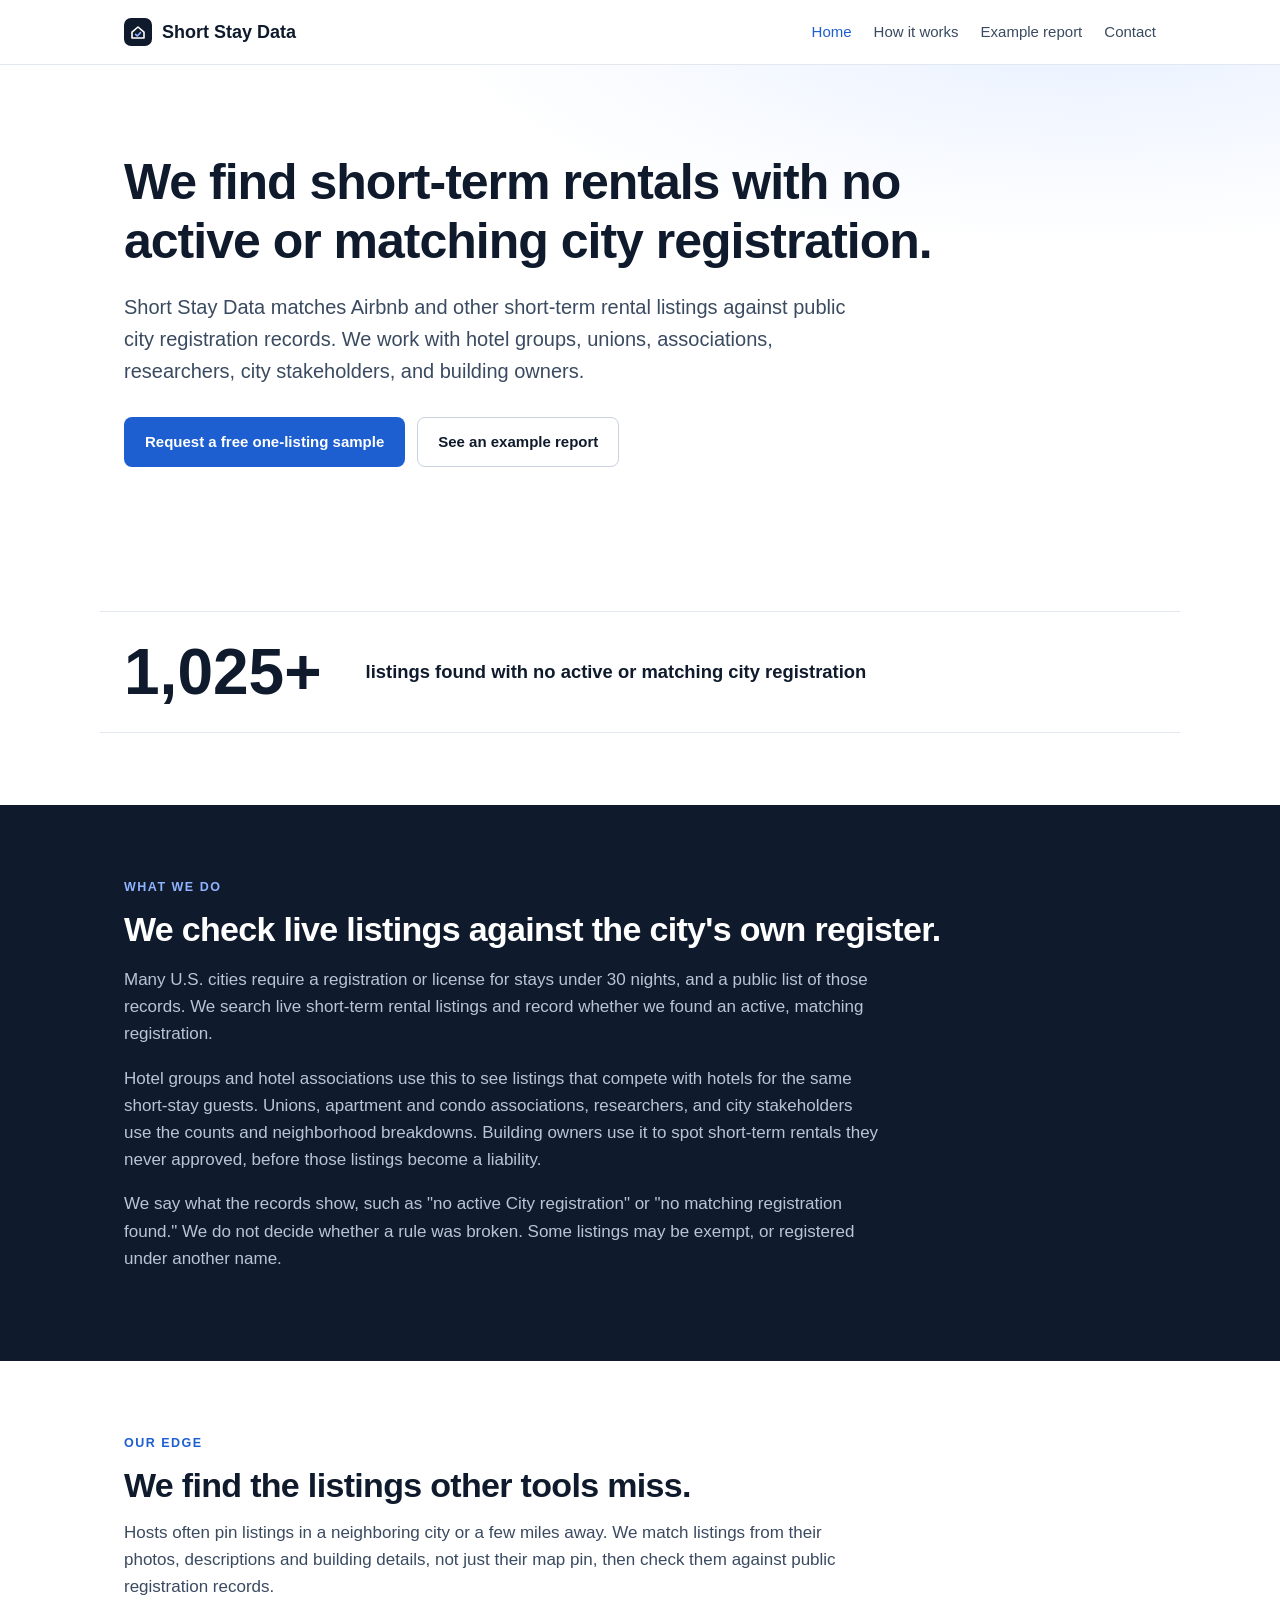
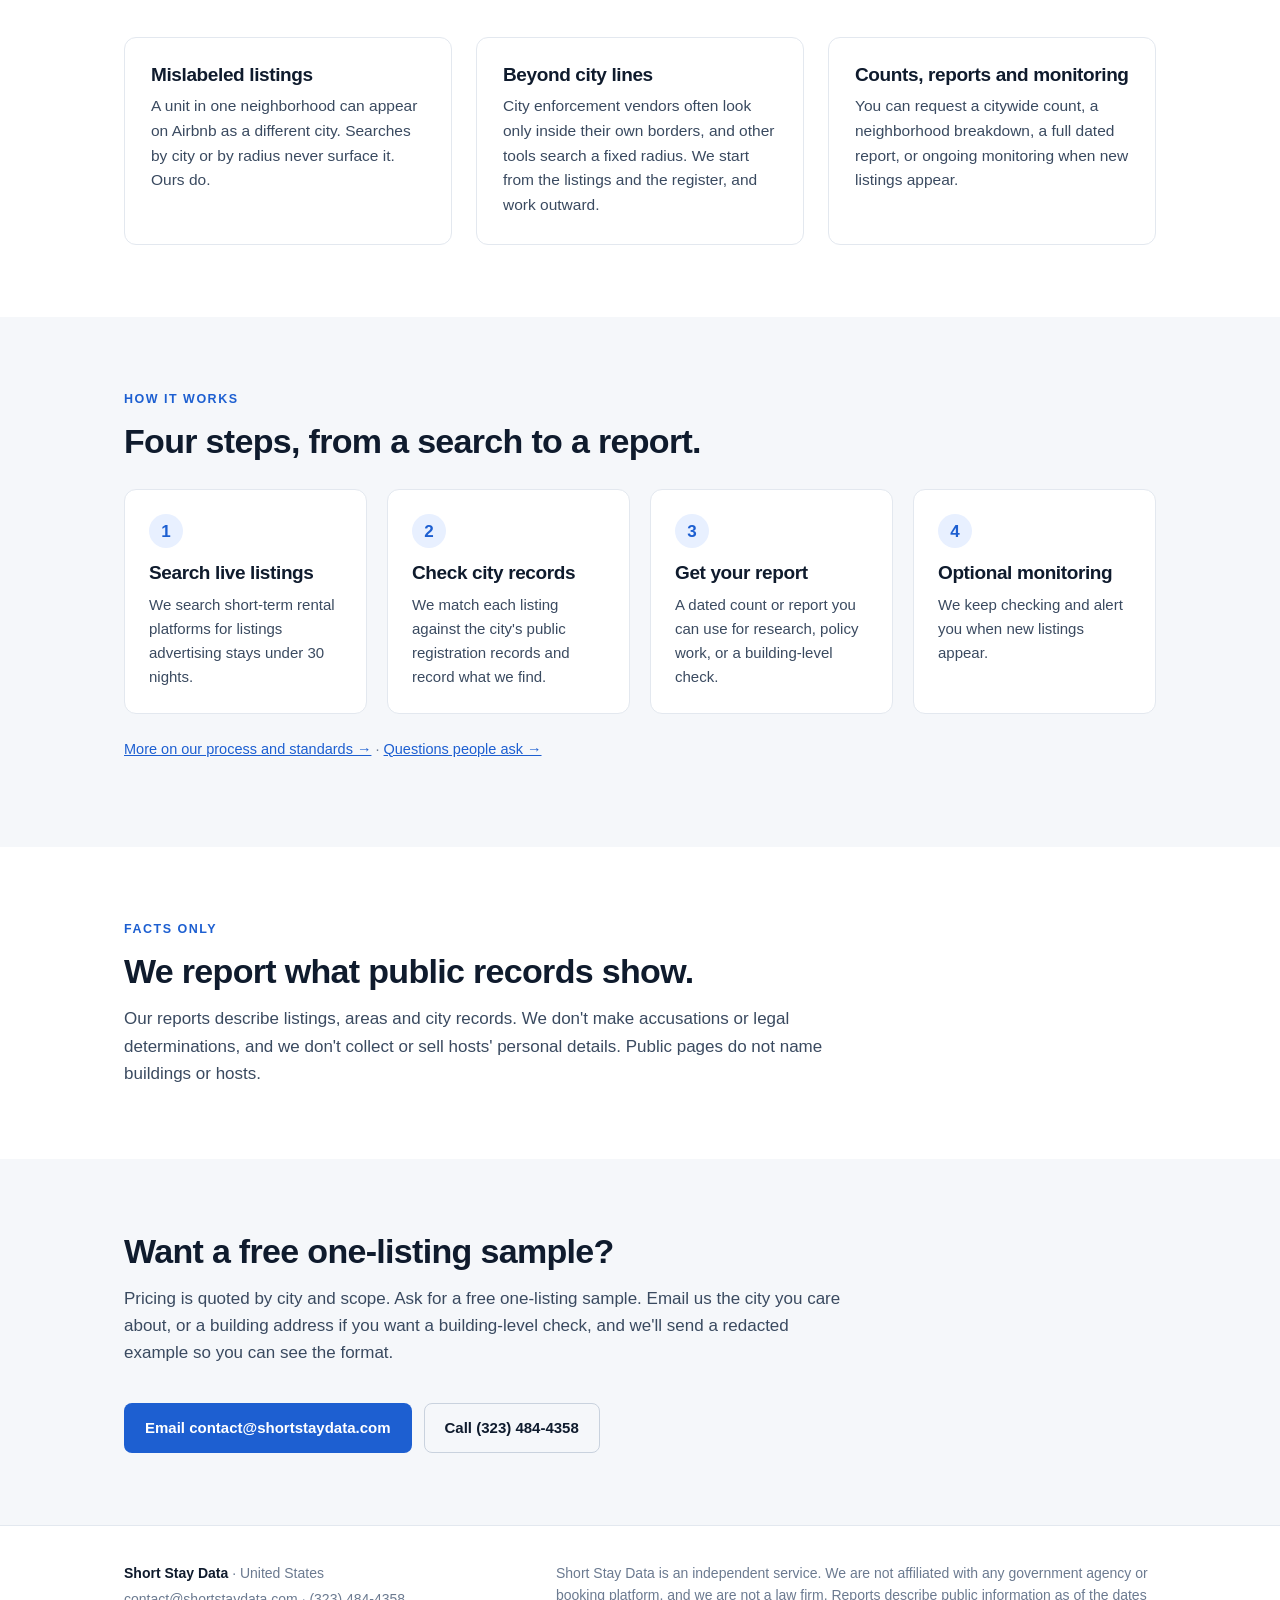
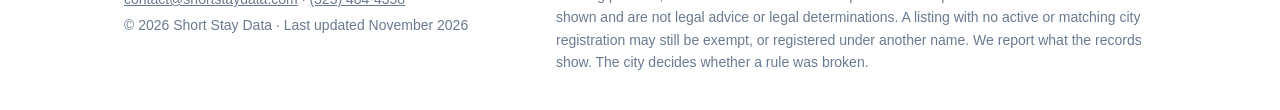
<file: index.html>
<!DOCTYPE html>
<html lang="en">
<head>
<meta charset="utf-8">
<meta name="viewport" content="width=device-width, initial-scale=1">
<title>Short-Term Rentals With No Active or Matching City Registration | Short Stay Data</title>
<meta name="description" content="Short Stay Data matches live Airbnb and other short-term rental listings against public city registration records in markets across the United States. Citywide counts, reports and monitoring for hotel groups, unions, associations, researchers, city stakeholders and building owners.">
<meta name="theme-color" content="#0f1b2d">
<link rel="canonical" href="https://shortstaydata.com/">
<link rel="icon" href="favicon.ico" sizes="48x48">
<link rel="icon" type="image/svg+xml" href="favicon.svg">
<link rel="apple-touch-icon" href="apple-touch-icon.png">
<meta property="og:type" content="website">
<meta property="og:site_name" content="Short Stay Data">
<meta property="og:title" content="Short-Term Rentals With No Active or Matching City Registration | Short Stay Data">
<meta property="og:description" content="Short Stay Data matches live Airbnb and other short-term rental listings against public city registration records in markets across the United States. Citywide counts, reports and monitoring for hotel groups, unions, associations, researchers, city stakeholders and building owners.">
<meta property="og:url" content="https://shortstaydata.com/">
<meta property="og:image" content="https://shortstaydata.com/og.png">
<meta property="og:image:width" content="1200">
<meta property="og:image:height" content="630">
<meta property="og:image:alt" content="Short Stay Data: short-term rentals with no active or matching city registration. 1,070+ listings found.">
<meta name="twitter:card" content="summary_large_image">
<meta name="twitter:title" content="Short-Term Rentals With No Active or Matching City Registration | Short Stay Data">
<meta name="twitter:description" content="Short Stay Data matches live Airbnb and other short-term rental listings against public city registration records in markets across the United States. Citywide counts, reports and monitoring for hotel groups, unions, associations, researchers, city stakeholders and building owners.">
<meta name="twitter:image" content="https://shortstaydata.com/og.png">
<link rel="stylesheet" href="styles.css">
<script type="application/ld+json">
{
  "@context": "https://schema.org",
  "@type": "Organization",
  "@id": "https://shortstaydata.com/#organization",
  "name": "Short Stay Data",
  "url": "https://shortstaydata.com/",
  "logo": "https://shortstaydata.com/apple-touch-icon.png",
  "image": "https://shortstaydata.com/og.png",
  "email": "contact@shortstaydata.com",
  "telephone": "+1-323-484-4358",
  "areaServed": {
    "@type": "Country",
    "name": "United States"
  },
  "description": "Short Stay Data finds live Airbnb and other short-term rental listings with no active or matching city registration by matching listings against public city registration records, and provides citywide counts, neighborhood breakdowns, full reports and monitoring."
}
</script>
</head>
<body>
<header class="top">
  <div class="wrap nav">
    <a class="brand" href="/" aria-label="Short Stay Data home">
      <span class="mark" aria-hidden="true"><svg width="16" height="16" viewBox="0 0 16 16"><path d="M2 8.2 8 3l6 5.2V14H2z" fill="none" stroke="#fff" stroke-width="1.6" stroke-linejoin="round"/><path d="M5.6 10.4 7.3 12l3.2-3.4" fill="none" stroke="#8fb3ff" stroke-width="1.6" stroke-linecap="round" stroke-linejoin="round"/></svg></span>
      Short Stay Data
    </a>
    <nav aria-label="Primary"><ul><li><a href="/" aria-current="page">Home</a></li><li><a href="how-it-works.html">How it works</a></li><li><a href="sample-report.html">Example report</a></li><li><a href="contact.html">Contact</a></li></ul></nav>
  </div>
</header>
<main>

<section class="hero"><div class="wrap">
  <h1>We find short-term rentals with no active or matching city registration.</h1>
  <p class="lede">Short Stay Data matches Airbnb and other short-term rental listings against public city registration records. We work with hotel groups, unions, associations, researchers, city stakeholders, and building owners.</p>
  <div class="ctas"><a class="btn btn-primary" href="mailto:contact@shortstaydata.com?subject=Free%20one-listing%20sample">Request a free one-listing sample</a><a class="btn btn-ghost" href="sample-report.html">See an example report</a></div>
</div></section>

<section class="counter" aria-label="Research to date"><div class="wrap" style="display:flex;flex-wrap:wrap;gap:28px;align-items:center;padding-top:28px;padding-bottom:28px;border-top:1px solid #e3e8ef;border-bottom:1px solid #e3e8ef">
  <div style="font-size:clamp(44px,7vw,64px);font-weight:800;line-height:1;color:#0f1b2d;font-variant-numeric:tabular-nums;min-width:6ch"><span id="str-count" data-target="1070">1,070</span>+</div>
  <div style="max-width:620px">
    <p style="margin:0;font-size:1.15rem;font-weight:600;color:#0f1b2d">listings found with no active or matching city registration</p>
  </div>
</div></section>

<section class="dark"><div class="wrap">
  <p class="eyebrow" style="color:#8fb3ff">What we do</p>
  <h2>We check live listings against the city's own register.</h2>
  <p style="max-width:760px">Many U.S. cities require a registration or license for stays under 30 nights, and a public list of those records. We search live short-term rental listings and record whether we found an active, matching registration.</p>
  <p style="max-width:760px">Hotel groups and hotel associations use this to see listings that compete with hotels for the same short-stay guests. Unions, apartment and condo associations, researchers, and city stakeholders use the counts and neighborhood breakdowns. Building owners use it to spot short-term rentals they never approved, before those listings become a liability.</p>
  <p style="max-width:760px">We say what the records show, such as "no active City registration" or "no matching registration found." We do not decide whether a rule was broken. Some listings may be exempt, or registered under another name.</p>
</div></section>

<section><div class="wrap">
  <p class="eyebrow">Our edge</p>
  <h2>We find the listings other tools miss.</h2>
  <p class="intro">Hosts often pin listings in a neighboring city or a few miles away. We match listings from their photos, descriptions and building details, not just their map pin, then check them against public registration records.</p>
  <div class="grid3">
    <div class="card"><h3>Mislabeled listings</h3><p>A unit in one neighborhood can appear on Airbnb as a different city. Searches by city or by radius never surface it. Ours do.</p></div>
    <div class="card"><h3>Beyond city lines</h3><p>City enforcement vendors often look only inside their own borders, and other tools search a fixed radius. We start from the listings and the register, and work outward.</p></div>
    <div class="card"><h3>Counts, reports and monitoring</h3><p>You can request a citywide count, a neighborhood breakdown, a full dated report, or ongoing monitoring when new listings appear.</p></div>
  </div>
</div></section>

<section class="alt"><div class="wrap">
  <p class="eyebrow">How it works</p>
  <h2>Four steps, from a search to a report.</h2>
  <div class="steps" style="margin-top:28px">
    <div class="step"><h3>Search live listings</h3><p>We search short-term rental platforms for listings advertising stays under 30 nights.</p></div>
    <div class="step"><h3>Check city records</h3><p>We match each listing against the city's public registration records and record what we find.</p></div>
    <div class="step"><h3>Get your report</h3><p>A dated count or report you can use for research, policy work, or a building-level check.</p></div>
    <div class="step"><h3>Optional monitoring</h3><p>We keep checking and alert you when new listings appear.</p></div>
  </div>
  <p class="note"><a href="how-it-works.html">More on our process and standards &rarr;</a> · <a href="how-it-works.html#faq">Questions people ask &rarr;</a></p>
</div></section>

<section><div class="wrap">
  <p class="eyebrow">Facts only</p>
  <h2>We report what public records show.</h2>
  <p class="intro" style="margin-bottom:0">Our reports describe listings, areas and city records. We don't make accusations or legal determinations, and we don't collect or sell hosts' personal details. Public pages do not name buildings or hosts.</p>
</div></section>
<section class="alt"><div class="wrap">
  <h2>Want a free one-listing sample?</h2>
  <p class="intro">Pricing is quoted by city and scope. Ask for a free one-listing sample. Email us the city you care about, or a building address if you want a building-level check, and we'll send a redacted example so you can see the format.</p>
  <div class="ctas"><a class="btn btn-primary" href="mailto:contact@shortstaydata.com?subject=Free%20one-listing%20sample">Email contact@shortstaydata.com</a><a class="btn btn-ghost" href="tel:+13234844358">Call (323) 484-4358</a></div>
</div></section>

</main>
<footer>
  <div class="wrap f">
    <div>
      <p><strong style="color:var(--ink)">Short Stay Data</strong> · United States</p>
      <p><a href="mailto:contact@shortstaydata.com">contact@shortstaydata.com</a> · <a href="tel:+13234844358">(323) 484-4358</a></p>
      <p>© 2026 Short Stay Data · Last updated November 2026</p>
    </div>
    <div class="disc">
      <p>Short Stay Data is an independent service. We are not affiliated with any government agency or booking platform, and we are not a law firm. Reports describe public information as of the dates shown and are not legal advice or legal determinations. A listing with no active or matching city registration may still be exempt, or registered under another name. We report what the records show. The city decides whether a rule was broken.</p>
    </div>
  </div>
</footer><script>
(function(){var el=document.getElementById('str-count');if(!el)return;var t=parseInt(el.dataset.target,10)||0;
if(window.matchMedia&&matchMedia('(prefers-reduced-motion: reduce)').matches)return;
function run(){var d=2200,s=null;function f(ts){if(!s)s=ts;var p=Math.min((ts-s)/d,1),e=1-Math.pow(1-p,3);el.textContent=Math.round(t*e).toLocaleString();if(p<1)requestAnimationFrame(f);}el.textContent='0';requestAnimationFrame(f);}
if('IntersectionObserver' in window){var o=new IntersectionObserver(function(es){es.forEach(function(x){if(x.isIntersecting){o.disconnect();run();}});},{threshold:0.4});o.observe(el);}else run();})();
</script>
<!-- Cloudflare Web Analytics --><script type='module' src='https://static.cloudflareinsights.com/beacon.min.js' data-cf-beacon='{"token": "4996022a4fdb411897345fcda2850cfd"}'></script><!-- End Cloudflare Web Analytics -->
</body>
</html>
</file>
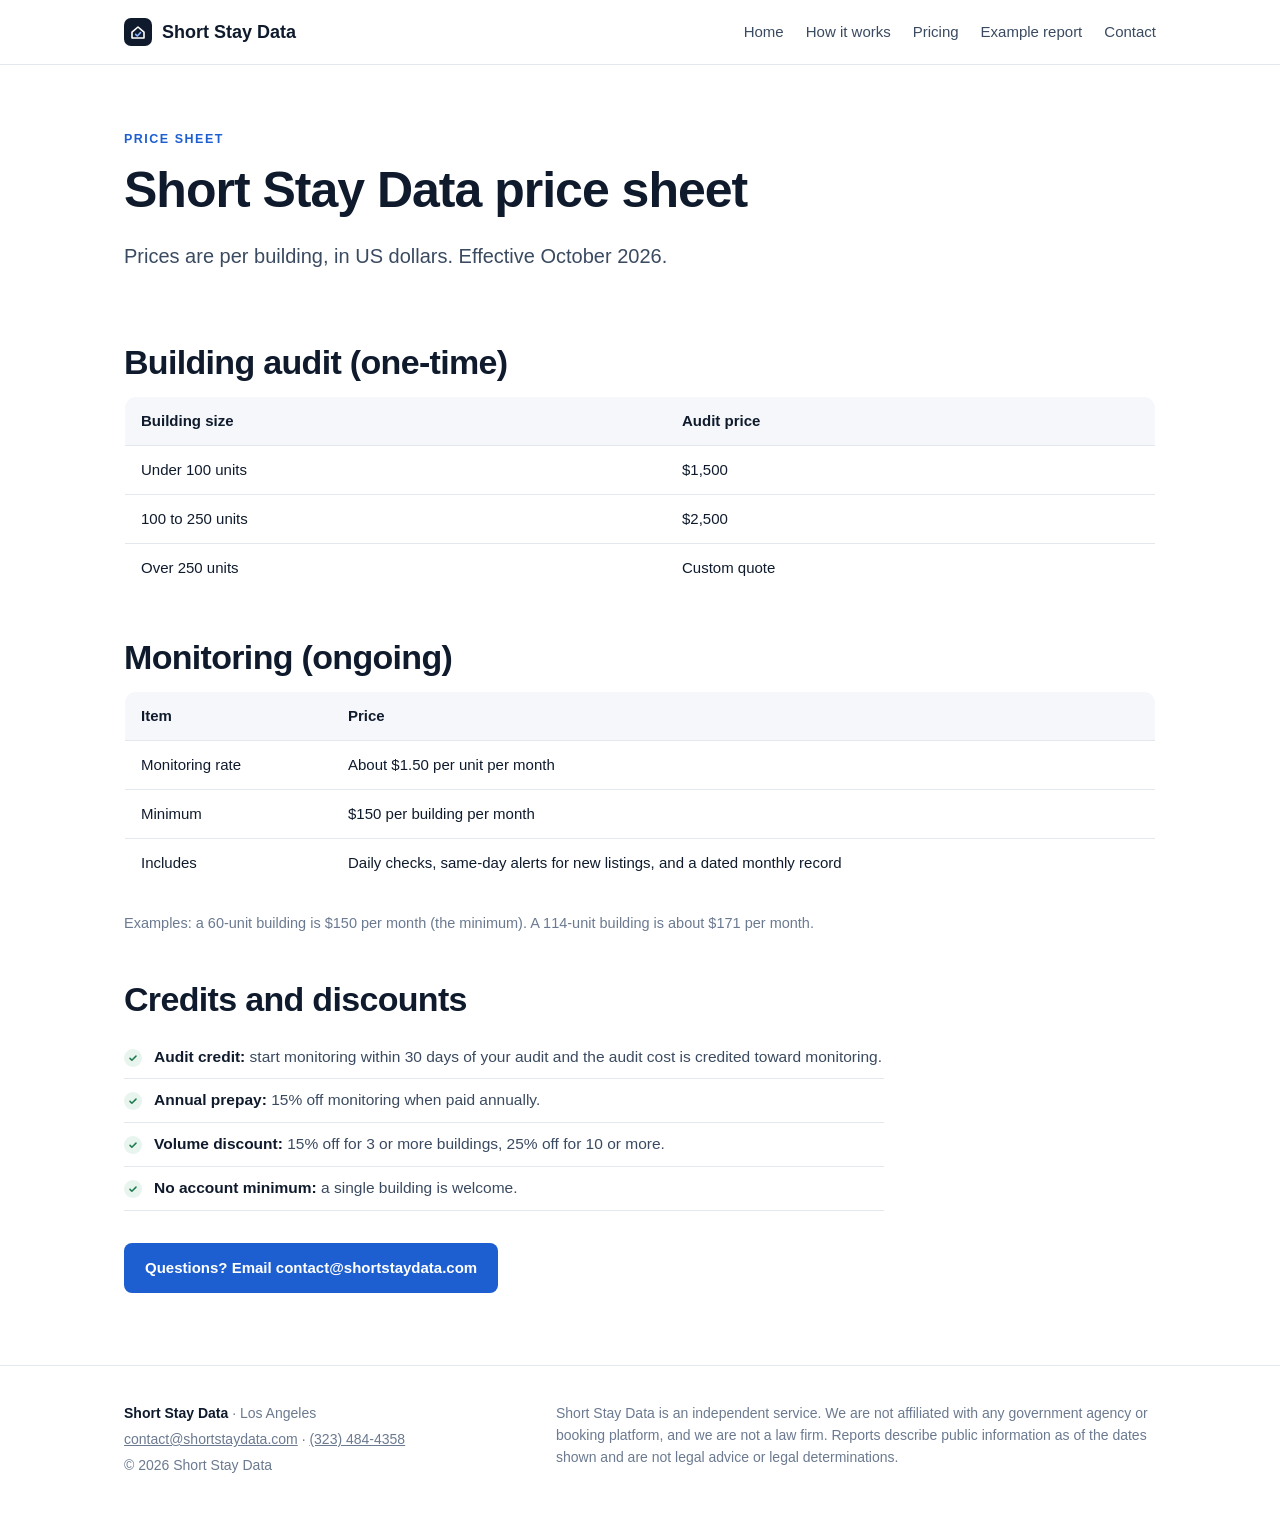
<file: pricing-details-ayt6d8/index.html>
<!DOCTYPE html>
<html lang="en">
<head>
<meta charset="utf-8">
<meta name="viewport" content="width=device-width, initial-scale=1">
<title>Price sheet | Short Stay Data</title>
<meta name="description" content="Short Stay Data price sheet.">
<meta name="robots" content="noindex, nofollow">
<meta name="theme-color" content="#0f1b2d">
<link rel="icon" type="image/svg+xml" href="data:image/svg+xml,%3Csvg xmlns='http://www.w3.org/2000/svg' viewBox='0 0 32 32'%3E%3Crect width='32' height='32' rx='7' fill='%230f1b2d'/%3E%3Cpath d='M7 16.5 16 9l9 7.5V24H7z' fill='none' stroke='%23fff' stroke-width='2.2' stroke-linejoin='round'/%3E%3Cpath d='m12.3 19.6 2.6 2.4 4.8-5' fill='none' stroke='%238fb3ff' stroke-width='2.2' stroke-linecap='round' stroke-linejoin='round'/%3E%3C/svg%3E">
<link rel="stylesheet" href="../styles.css">
</head>
<body>
<header class="top">
  <div class="wrap nav">
    <a class="brand" href="../index.html" aria-label="Short Stay Data home">
      <span class="mark" aria-hidden="true"><svg width="16" height="16" viewBox="0 0 16 16"><path d="M2 8.2 8 3l6 5.2V14H2z" fill="none" stroke="#fff" stroke-width="1.6" stroke-linejoin="round"/><path d="M5.6 10.4 7.3 12l3.2-3.4" fill="none" stroke="#8fb3ff" stroke-width="1.6" stroke-linecap="round" stroke-linejoin="round"/></svg></span>
      Short Stay Data
    </a>
    <nav aria-label="Primary"><ul><li><a href="../index.html">Home</a></li><li><a href="../how-it-works.html">How it works</a></li><li><a href="../pricing.html">Pricing</a></li><li><a href="../sample-report.html">Example report</a></li><li><a href="../contact.html">Contact</a></li></ul></nav>
  </div>
</header>
<main>

<section class="page-hero"><div class="wrap">
  <p class="eyebrow">Price sheet</p>
  <h1>Short Stay Data price sheet</h1>
  <p class="lede">Prices are per building, in US dollars. Effective October 2026.</p>
</div></section>
<section style="padding-top:16px"><div class="wrap">
  <h2>Building audit (one-time)</h2>
  <table class="t">
    <thead><tr><th>Building size</th><th>Audit price</th></tr></thead>
    <tbody>
      <tr><td>Under 100 units</td><td>$1,500</td></tr>
      <tr><td>100 to 250 units</td><td>$2,500</td></tr>
      <tr><td>Over 250 units</td><td>Custom quote</td></tr>
    </tbody>
  </table>
  <h2 style="margin-top:44px">Monitoring (ongoing)</h2>
  <table class="t">
    <thead><tr><th>Item</th><th>Price</th></tr></thead>
    <tbody>
      <tr><td>Monitoring rate</td><td>About $1.50 per unit per month</td></tr>
      <tr><td>Minimum</td><td>$150 per building per month</td></tr>
      <tr><td>Includes</td><td>Daily checks, same-day alerts for new listings, and a dated monthly record</td></tr>
    </tbody>
  </table>
  <p class="note">Examples: a 60-unit building is $150 per month (the minimum). A 114-unit building is about $171 per month.</p>
  <h2 style="margin-top:44px">Credits and discounts</h2>
  <ul class="checklist" style="max-width:760px">
    <li><strong>Audit credit:</strong> start monitoring within 30 days of your audit and the audit cost is credited toward monitoring.</li>
    <li><strong>Annual prepay:</strong> 15% off monitoring when paid annually.</li>
    <li><strong>Volume discount:</strong> 15% off for 3 or more buildings, 25% off for 10 or more.</li>
    <li><strong>No account minimum:</strong> a single building is welcome.</li>
  </ul>
  <div class="ctas" style="margin-top:32px"><a class="btn btn-primary" href="mailto:contact@shortstaydata.com?subject=Quote%20request">Questions? Email contact@shortstaydata.com</a></div>
</div></section>

</main>
<footer>
  <div class="wrap f">
    <div>
      <p><strong style="color:var(--ink)">Short Stay Data</strong> · Los Angeles</p>
      <p><a href="mailto:contact@shortstaydata.com">contact@shortstaydata.com</a> · <a href="tel:+13234844358">(323) 484-4358</a></p>
      <p>© 2026 Short Stay Data</p>
    </div>
    <div class="disc">
      <p>Short Stay Data is an independent service. We are not affiliated with any government agency or booking platform, and we are not a law firm. Reports describe public information as of the dates shown and are not legal advice or legal determinations.</p>
    </div>
  </div>
</footer>
<!-- Cloudflare Web Analytics --><script type='module' src='https://static.cloudflareinsights.com/beacon.min.js' data-cf-beacon='{"token": "4996022a4fdb411897345fcda2850cfd"}'></script><!-- End Cloudflare Web Analytics -->
</body>
</html>
</file>
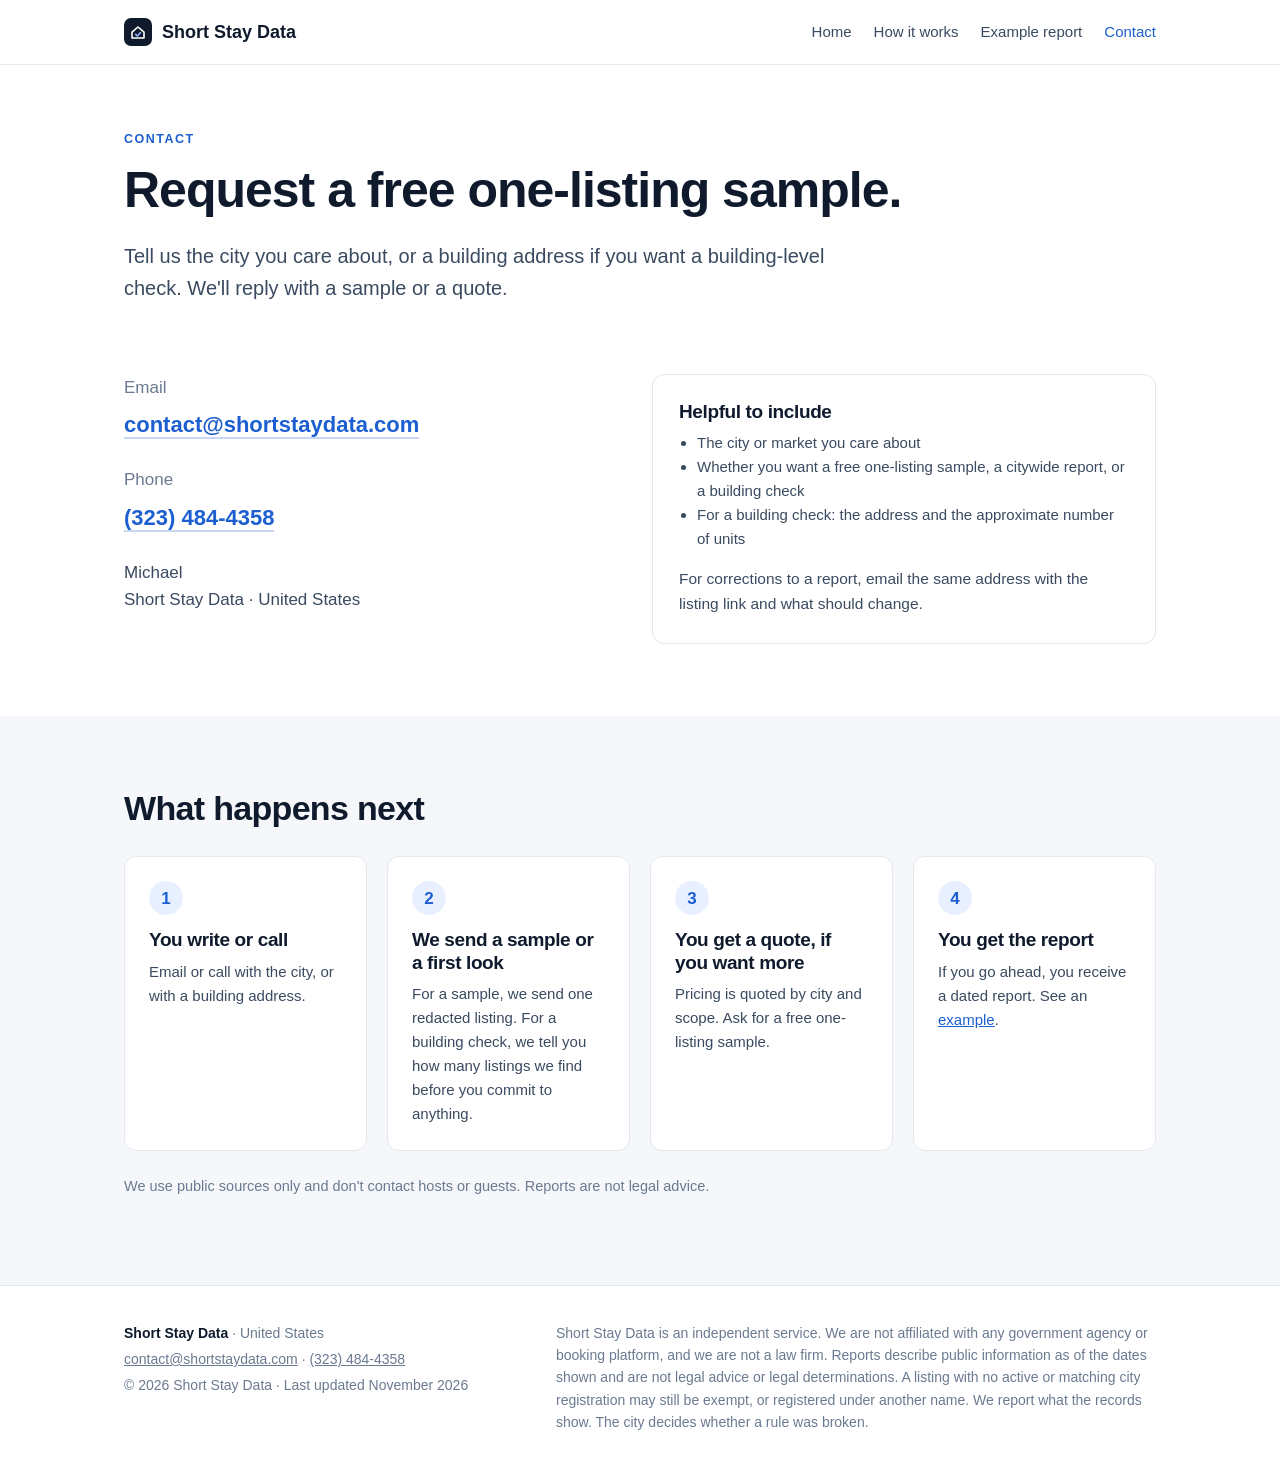
<file: contact.html>
<!DOCTYPE html>
<html lang="en">
<head>
<meta charset="utf-8">
<meta name="viewport" content="width=device-width, initial-scale=1">
<title>Request a Free One-Listing Sample | Short Stay Data</title>
<meta name="description" content="Request a free one-listing sample or a quote for a citywide short-term rental report. Email contact@shortstaydata.com or call (323) 484-4358.">
<meta name="theme-color" content="#0f1b2d">
<link rel="canonical" href="https://shortstaydata.com/contact.html">
<link rel="icon" href="favicon.ico" sizes="48x48">
<link rel="icon" type="image/svg+xml" href="favicon.svg">
<link rel="apple-touch-icon" href="apple-touch-icon.png">
<meta property="og:type" content="website">
<meta property="og:site_name" content="Short Stay Data">
<meta property="og:title" content="Request a Free One-Listing Sample | Short Stay Data">
<meta property="og:description" content="Request a free one-listing sample or a quote for a citywide short-term rental report. Email contact@shortstaydata.com or call (323) 484-4358.">
<meta property="og:url" content="https://shortstaydata.com/contact.html">
<meta property="og:image" content="https://shortstaydata.com/og.png">
<meta property="og:image:width" content="1200">
<meta property="og:image:height" content="630">
<meta property="og:image:alt" content="Short Stay Data: short-term rentals with no active or matching city registration. 1,070+ listings found.">
<meta name="twitter:card" content="summary_large_image">
<meta name="twitter:title" content="Request a Free One-Listing Sample | Short Stay Data">
<meta name="twitter:description" content="Request a free one-listing sample or a quote for a citywide short-term rental report. Email contact@shortstaydata.com or call (323) 484-4358.">
<meta name="twitter:image" content="https://shortstaydata.com/og.png">
<link rel="stylesheet" href="styles.css">
</head>
<body>
<header class="top">
  <div class="wrap nav">
    <a class="brand" href="/" aria-label="Short Stay Data home">
      <span class="mark" aria-hidden="true"><svg width="16" height="16" viewBox="0 0 16 16"><path d="M2 8.2 8 3l6 5.2V14H2z" fill="none" stroke="#fff" stroke-width="1.6" stroke-linejoin="round"/><path d="M5.6 10.4 7.3 12l3.2-3.4" fill="none" stroke="#8fb3ff" stroke-width="1.6" stroke-linecap="round" stroke-linejoin="round"/></svg></span>
      Short Stay Data
    </a>
    <nav aria-label="Primary"><ul><li><a href="/">Home</a></li><li><a href="how-it-works.html">How it works</a></li><li><a href="sample-report.html">Example report</a></li><li><a href="contact.html" aria-current="page">Contact</a></li></ul></nav>
  </div>
</header>
<main>

<section class="page-hero"><div class="wrap">
  <p class="eyebrow">Contact</p>
  <h1>Request a free one-listing sample.</h1>
  <p class="lede">Tell us the city you care about, or a building address if you want a building-level check. We'll reply with a sample or a quote.</p>
</div></section>
<section style="padding-top:16px"><div class="wrap grid2" style="align-items:start">
  <div>
    <p style="margin:0 0 6px;color:var(--muted)">Email</p>
    <p style="margin:0 0 24px"><a class="contact-big" href="mailto:contact@shortstaydata.com?subject=Free%20one-listing%20sample">contact@shortstaydata.com</a></p>
    <p style="margin:0 0 6px;color:var(--muted)">Phone</p>
    <p style="margin:0 0 24px"><a class="contact-big" href="tel:+13234844358">(323) 484-4358</a></p>
    <p style="color:var(--ink-2)">Michael<br>Short Stay Data · United States</p>
  </div>
  <div class="card">
    <h3>Helpful to include</h3>
    <ul>
      <li>The city or market you care about</li>
      <li>Whether you want a free one-listing sample, a citywide report, or a building check</li>
      <li>For a building check: the address and the approximate number of units</li>
    </ul>
    <p style="margin-top:16px">For corrections to a report, email the same address with the listing link and what should change.</p>
  </div>
</div></section>
<section class="alt"><div class="wrap">
  <h2>What happens next</h2>
  <div class="steps" style="margin-top:28px">
    <div class="step"><h3>You write or call</h3><p>Email or call with the city, or with a building address.</p></div>
    <div class="step"><h3>We send a sample or a first look</h3><p>For a sample, we send one redacted listing. For a building check, we tell you how many listings we find before you commit to anything.</p></div>
    <div class="step"><h3>You get a quote, if you want more</h3><p>Pricing is quoted by city and scope. Ask for a free one-listing sample.</p></div>
    <div class="step"><h3>You get the report</h3><p>If you go ahead, you receive a dated report. See an <a href="sample-report.html">example</a>.</p></div>
  </div>
  <p class="note">We use public sources only and don't contact hosts or guests. Reports are not legal advice.</p>
</div></section>

</main>
<footer>
  <div class="wrap f">
    <div>
      <p><strong style="color:var(--ink)">Short Stay Data</strong> · United States</p>
      <p><a href="mailto:contact@shortstaydata.com">contact@shortstaydata.com</a> · <a href="tel:+13234844358">(323) 484-4358</a></p>
      <p>© 2026 Short Stay Data · Last updated November 2026</p>
    </div>
    <div class="disc">
      <p>Short Stay Data is an independent service. We are not affiliated with any government agency or booking platform, and we are not a law firm. Reports describe public information as of the dates shown and are not legal advice or legal determinations. A listing with no active or matching city registration may still be exempt, or registered under another name. We report what the records show. The city decides whether a rule was broken.</p>
    </div>
  </div>
</footer><!-- Cloudflare Web Analytics --><script type='module' src='https://static.cloudflareinsights.com/beacon.min.js' data-cf-beacon='{"token": "4996022a4fdb411897345fcda2850cfd"}'></script><!-- End Cloudflare Web Analytics -->
</body>
</html>
</file>
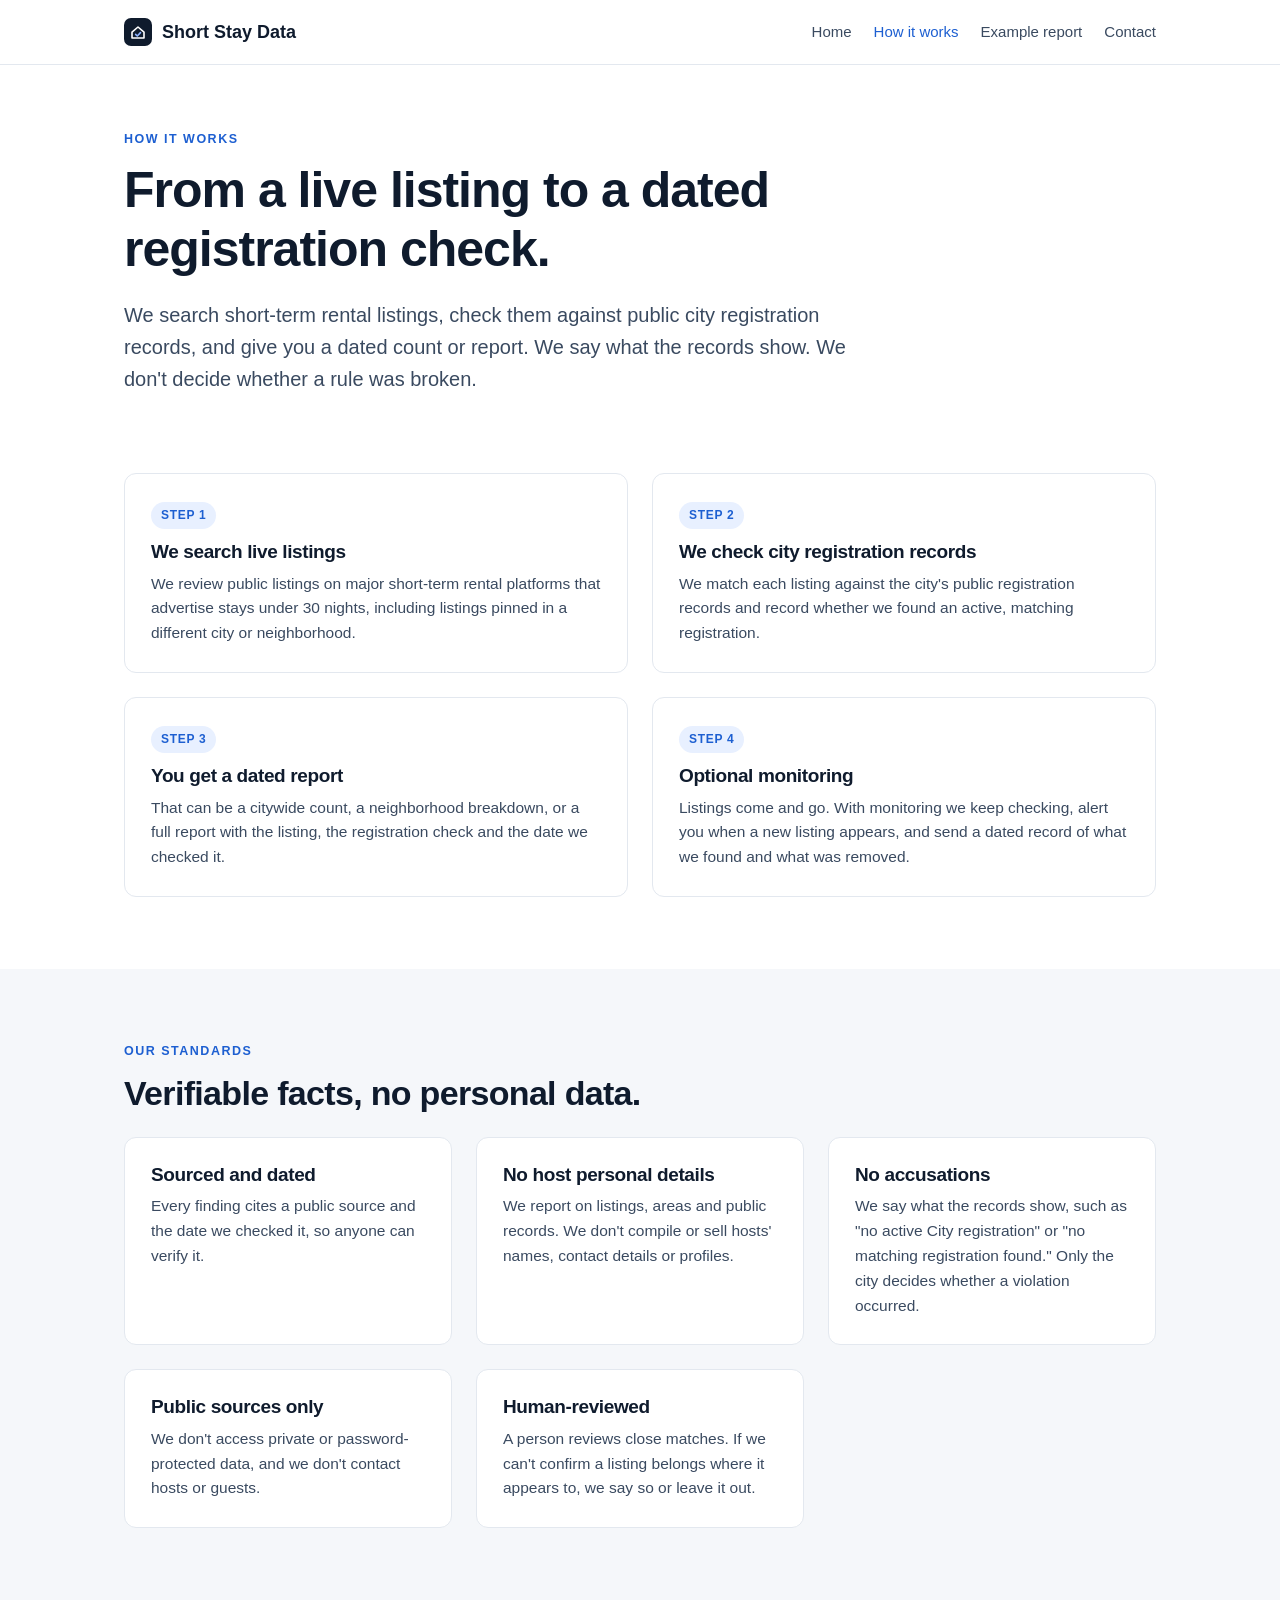
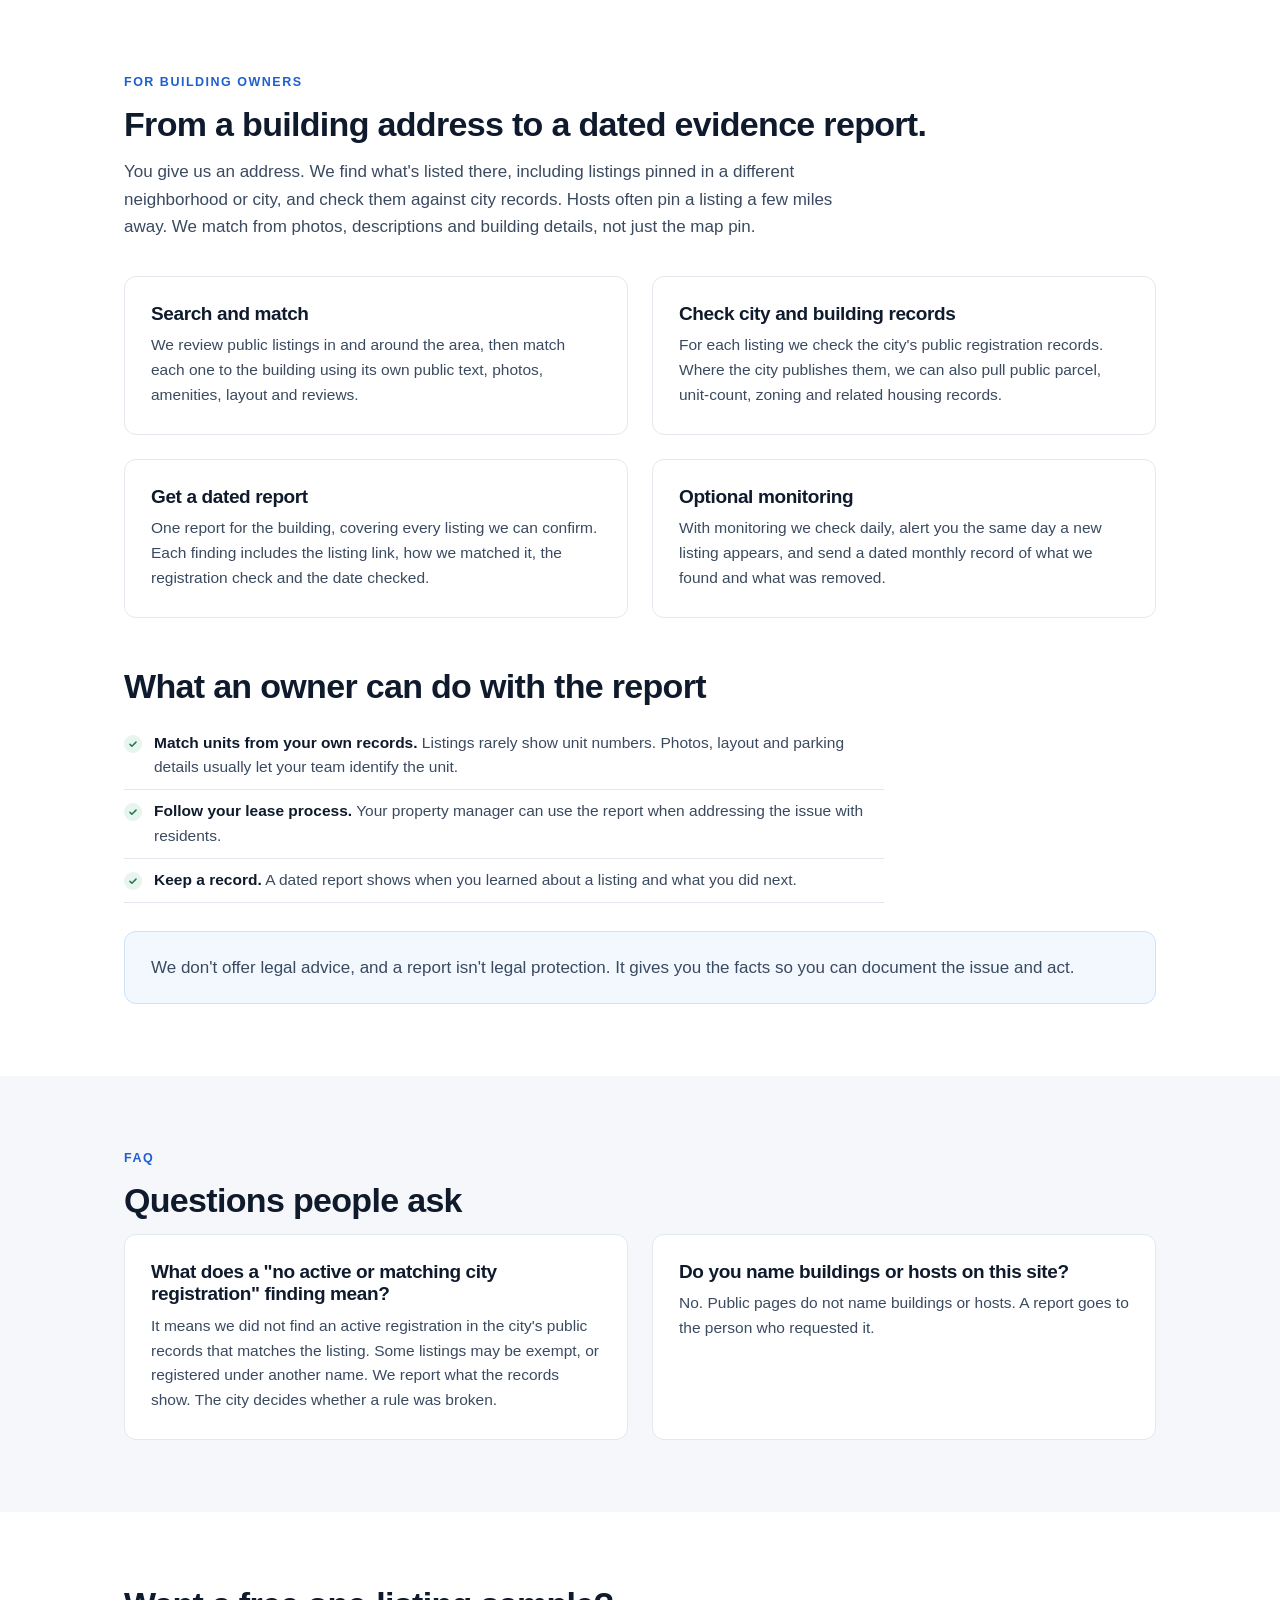
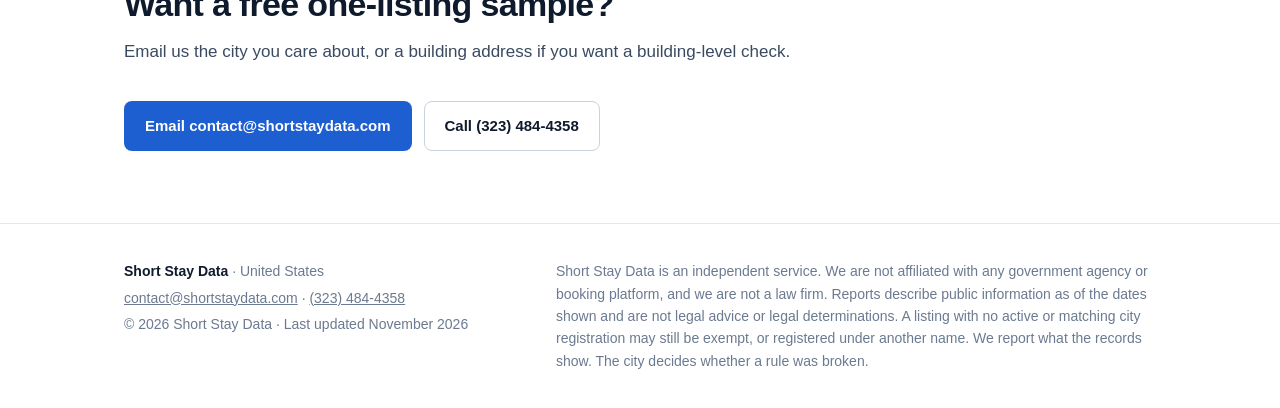
<file: how-it-works.html>
<!DOCTYPE html>
<html lang="en">
<head>
<meta charset="utf-8">
<meta name="viewport" content="width=device-width, initial-scale=1">
<title>How We Match Short-Term Rentals to City Registration Records</title>
<meta name="description" content="We search live short-term rental listings and match them against public city registration records, then deliver citywide counts, neighborhood breakdowns, full reports and monitoring.">
<meta name="theme-color" content="#0f1b2d">
<link rel="canonical" href="https://shortstaydata.com/how-it-works.html">
<link rel="icon" href="favicon.ico" sizes="48x48">
<link rel="icon" type="image/svg+xml" href="favicon.svg">
<link rel="apple-touch-icon" href="apple-touch-icon.png">
<meta property="og:type" content="website">
<meta property="og:site_name" content="Short Stay Data">
<meta property="og:title" content="How We Match Short-Term Rentals to City Registration Records">
<meta property="og:description" content="We search live short-term rental listings and match them against public city registration records, then deliver citywide counts, neighborhood breakdowns, full reports and monitoring.">
<meta property="og:url" content="https://shortstaydata.com/how-it-works.html">
<meta property="og:image" content="https://shortstaydata.com/og.png">
<meta property="og:image:width" content="1200">
<meta property="og:image:height" content="630">
<meta property="og:image:alt" content="Short Stay Data: short-term rentals with no active or matching city registration. 1,070+ listings found.">
<meta name="twitter:card" content="summary_large_image">
<meta name="twitter:title" content="How We Match Short-Term Rentals to City Registration Records">
<meta name="twitter:description" content="We search live short-term rental listings and match them against public city registration records, then deliver citywide counts, neighborhood breakdowns, full reports and monitoring.">
<meta name="twitter:image" content="https://shortstaydata.com/og.png">
<link rel="stylesheet" href="styles.css">
<script type="application/ld+json">
{
  "@context": "https://schema.org",
  "@type": "FAQPage",
  "mainEntity": [
    {
      "@type": "Question",
      "name": "What does Short Stay Data check?",
      "acceptedAnswer": {
        "@type": "Answer",
        "text": "We search live short-term rental listings and match them against the city's public registration records. We report whether we found an active or matching city registration, not whether a particular listing is a legal violation. Some listings may be exempt or registered under another name."
      }
    },
    {
      "@type": "Question",
      "name": "What does a \"no active or matching city registration\" finding mean?",
      "acceptedAnswer": {
        "@type": "Answer",
        "text": "It means we did not find an active registration in the city's public records that matches the listing. Some listings may be exempt, or registered under another name. We report what the records show. The city decides whether a rule was broken."
      }
    },
    {
      "@type": "Question",
      "name": "Do you name buildings or hosts on this site?",
      "acceptedAnswer": {
        "@type": "Answer",
        "text": "No. Public pages do not name buildings or hosts. A report goes to the person who requested it."
      }
    }
  ]
}
</script>
</head>
<body>
<header class="top">
  <div class="wrap nav">
    <a class="brand" href="/" aria-label="Short Stay Data home">
      <span class="mark" aria-hidden="true"><svg width="16" height="16" viewBox="0 0 16 16"><path d="M2 8.2 8 3l6 5.2V14H2z" fill="none" stroke="#fff" stroke-width="1.6" stroke-linejoin="round"/><path d="M5.6 10.4 7.3 12l3.2-3.4" fill="none" stroke="#8fb3ff" stroke-width="1.6" stroke-linecap="round" stroke-linejoin="round"/></svg></span>
      Short Stay Data
    </a>
    <nav aria-label="Primary"><ul><li><a href="/">Home</a></li><li><a href="how-it-works.html" aria-current="page">How it works</a></li><li><a href="sample-report.html">Example report</a></li><li><a href="contact.html">Contact</a></li></ul></nav>
  </div>
</header>
<main>

<section class="page-hero"><div class="wrap">
  <p class="eyebrow">How it works</p>
  <h1>From a live listing to a dated registration check.</h1>
  <p class="lede">We search short-term rental listings, check them against public city registration records, and give you a dated count or report. We say what the records show. We don't decide whether a rule was broken.</p>
</div></section>

<section style="padding-top:24px"><div class="wrap">
  <div class="grid2">
    <div class="card"><span class="tag">Step 1</span><h3>We search live listings</h3><p>We review public listings on major short-term rental platforms that advertise stays under 30 nights, including listings pinned in a different city or neighborhood.</p></div>
    <div class="card"><span class="tag">Step 2</span><h3>We check city registration records</h3><p>We match each listing against the city's public registration records and record whether we found an active, matching registration.</p></div>
    <div class="card"><span class="tag">Step 3</span><h3>You get a dated report</h3><p>That can be a citywide count, a neighborhood breakdown, or a full report with the listing, the registration check and the date we checked it.</p></div>
    <div class="card"><span class="tag">Step 4</span><h3>Optional monitoring</h3><p>Listings come and go. With monitoring we keep checking, alert you when a new listing appears, and send a dated record of what we found and what was removed.</p></div>
  </div>
</div></section>

<section class="alt"><div class="wrap">
  <p class="eyebrow">Our standards</p>
  <h2>Verifiable facts, no personal data.</h2>
  <div class="grid3" style="margin-top:24px">
    <div class="card"><h3>Sourced and dated</h3><p>Every finding cites a public source and the date we checked it, so anyone can verify it.</p></div>
    <div class="card"><h3>No host personal details</h3><p>We report on listings, areas and public records. We don't compile or sell hosts' names, contact details or profiles.</p></div>
    <div class="card"><h3>No accusations</h3><p>We say what the records show, such as "no active City registration" or "no matching registration found." Only the city decides whether a violation occurred.</p></div>
    <div class="card"><h3>Public sources only</h3><p>We don't access private or password-protected data, and we don't contact hosts or guests.</p></div>
    <div class="card"><h3>Human-reviewed</h3><p>A person reviews close matches. If we can't confirm a listing belongs where it appears to, we say so or leave it out.</p></div>
  </div>
</div></section>

<section id="owners"><div class="wrap">
  <p class="eyebrow">For building owners</p>
  <h2>From a building address to a dated evidence report.</h2>
  <p class="intro">You give us an address. We find what's listed there, including listings pinned in a different neighborhood or city, and check them against city records. Hosts often pin a listing a few miles away. We match from photos, descriptions and building details, not just the map pin.</p>
  <div class="grid2">
    <div class="card"><h3>Search and match</h3><p>We review public listings in and around the area, then match each one to the building using its own public text, photos, amenities, layout and reviews.</p></div>
    <div class="card"><h3>Check city and building records</h3><p>For each listing we check the city's public registration records. Where the city publishes them, we can also pull public parcel, unit-count, zoning and related housing records.</p></div>
    <div class="card"><h3>Get a dated report</h3><p>One report for the building, covering every listing we can confirm. Each finding includes the listing link, how we matched it, the registration check and the date checked.</p></div>
    <div class="card"><h3>Optional monitoring</h3><p>With monitoring we check daily, alert you the same day a new listing appears, and send a dated monthly record of what we found and what was removed.</p></div>
  </div>
  <h2 style="margin-top:48px">What an owner can do with the report</h2>
  <ul class="checklist" style="max-width:760px">
    <li><strong>Match units from your own records.</strong> Listings rarely show unit numbers. Photos, layout and parking details usually let your team identify the unit.</li>
    <li><strong>Follow your lease process.</strong> Your property manager can use the report when addressing the issue with residents.</li>
    <li><strong>Keep a record.</strong> A dated report shows when you learned about a listing and what you did next.</li>
  </ul>
  <div class="callout"><p>We don't offer legal advice, and a report isn't legal protection. It gives you the facts so you can document the issue and act.</p></div>
</div></section>

<section class="alt" id="faq"><div class="wrap">
  <p class="eyebrow">FAQ</p>
  <h2>Questions people ask</h2>
  <div class="grid2">
    <div class="card"><h3>What does a "no active or matching city registration" finding mean?</h3><p>It means we did not find an active registration in the city's public records that matches the listing. Some listings may be exempt, or registered under another name. We report what the records show. The city decides whether a rule was broken.</p></div>
    <div class="card"><h3>Do you name buildings or hosts on this site?</h3><p>No. Public pages do not name buildings or hosts. A report goes to the person who requested it.</p></div>
  </div>
</div></section>
<section><div class="wrap">
  <h2>Want a free one-listing sample?</h2>
  <p class="intro">Email us the city you care about, or a building address if you want a building-level check.</p>
  <div class="ctas"><a class="btn btn-primary" href="mailto:contact@shortstaydata.com?subject=Free%20one-listing%20sample">Email contact@shortstaydata.com</a><a class="btn btn-ghost" href="tel:+13234844358">Call (323) 484-4358</a></div>
</div></section>

</main>
<footer>
  <div class="wrap f">
    <div>
      <p><strong style="color:var(--ink)">Short Stay Data</strong> · United States</p>
      <p><a href="mailto:contact@shortstaydata.com">contact@shortstaydata.com</a> · <a href="tel:+13234844358">(323) 484-4358</a></p>
      <p>© 2026 Short Stay Data · Last updated November 2026</p>
    </div>
    <div class="disc">
      <p>Short Stay Data is an independent service. We are not affiliated with any government agency or booking platform, and we are not a law firm. Reports describe public information as of the dates shown and are not legal advice or legal determinations. A listing with no active or matching city registration may still be exempt, or registered under another name. We report what the records show. The city decides whether a rule was broken.</p>
    </div>
  </div>
</footer><!-- Cloudflare Web Analytics --><script type='module' src='https://static.cloudflareinsights.com/beacon.min.js' data-cf-beacon='{"token": "4996022a4fdb411897345fcda2850cfd"}'></script><!-- End Cloudflare Web Analytics -->
</body>
</html>
</file>
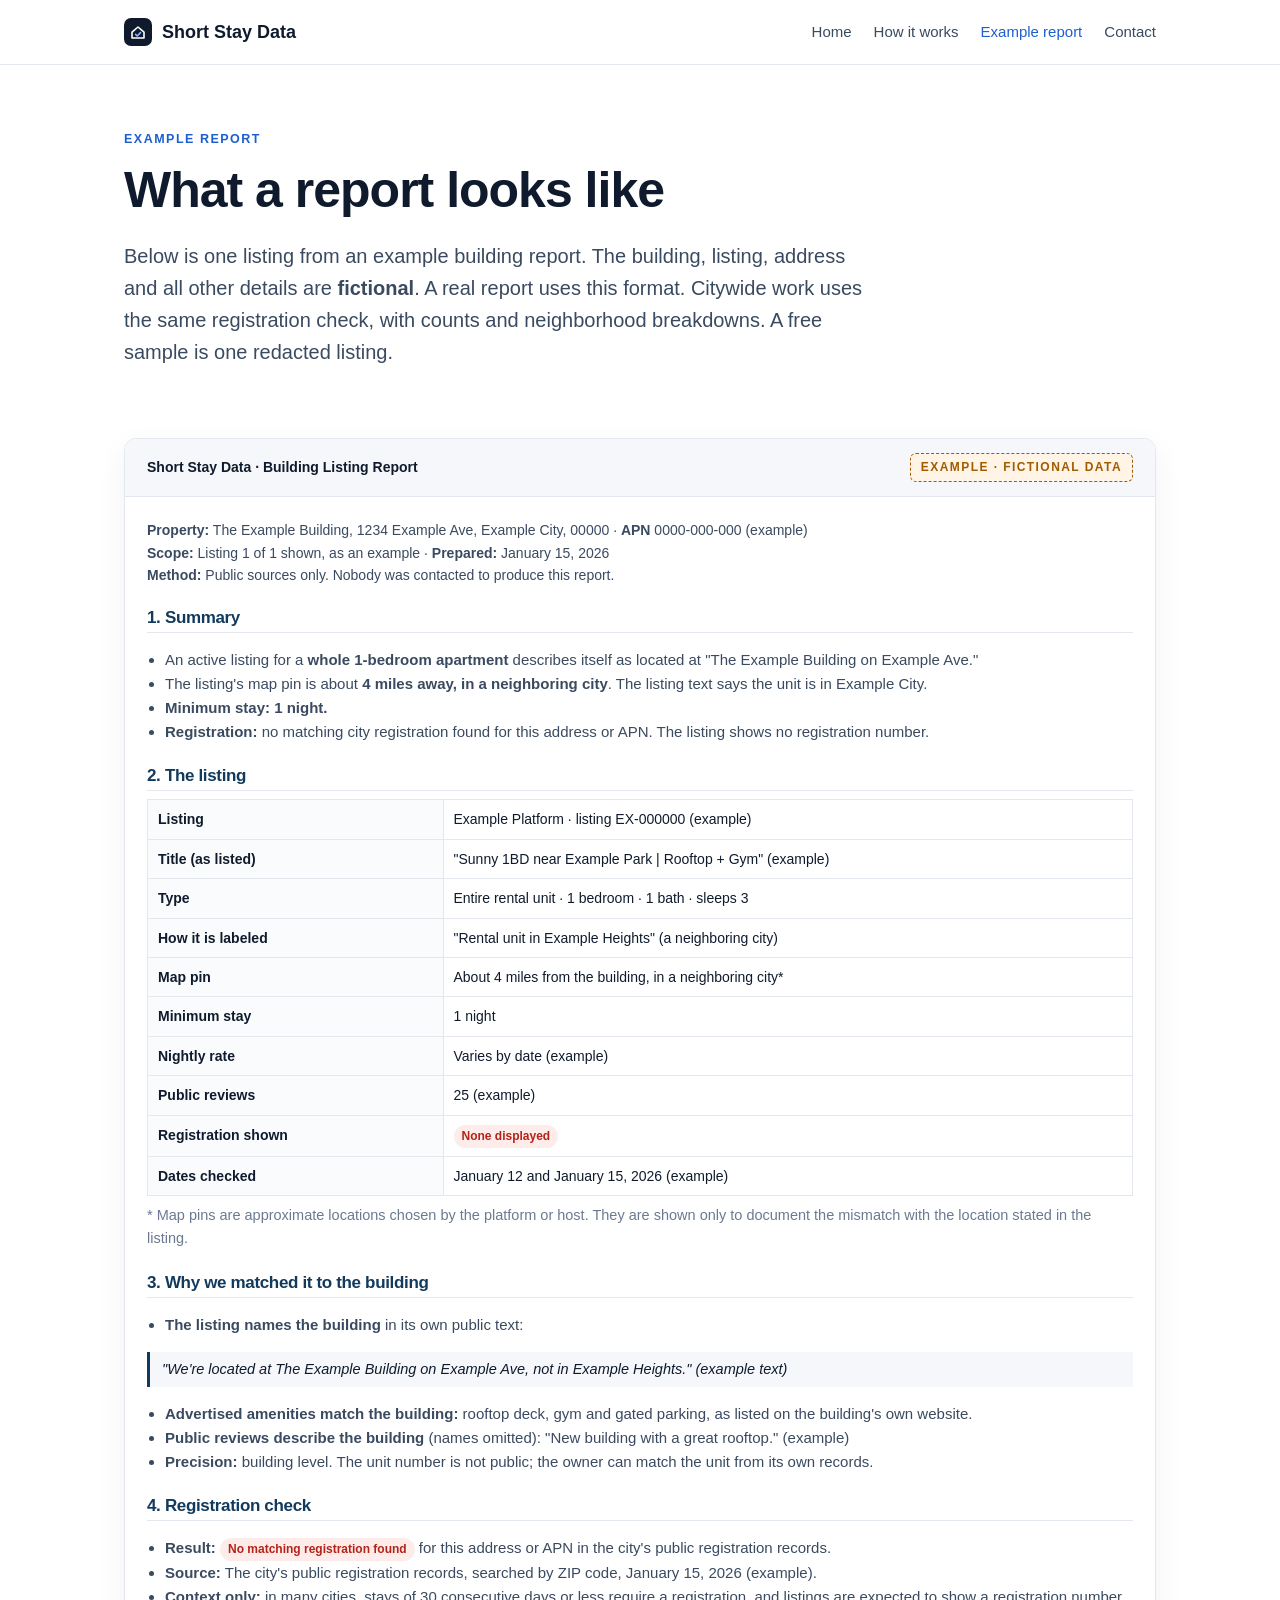
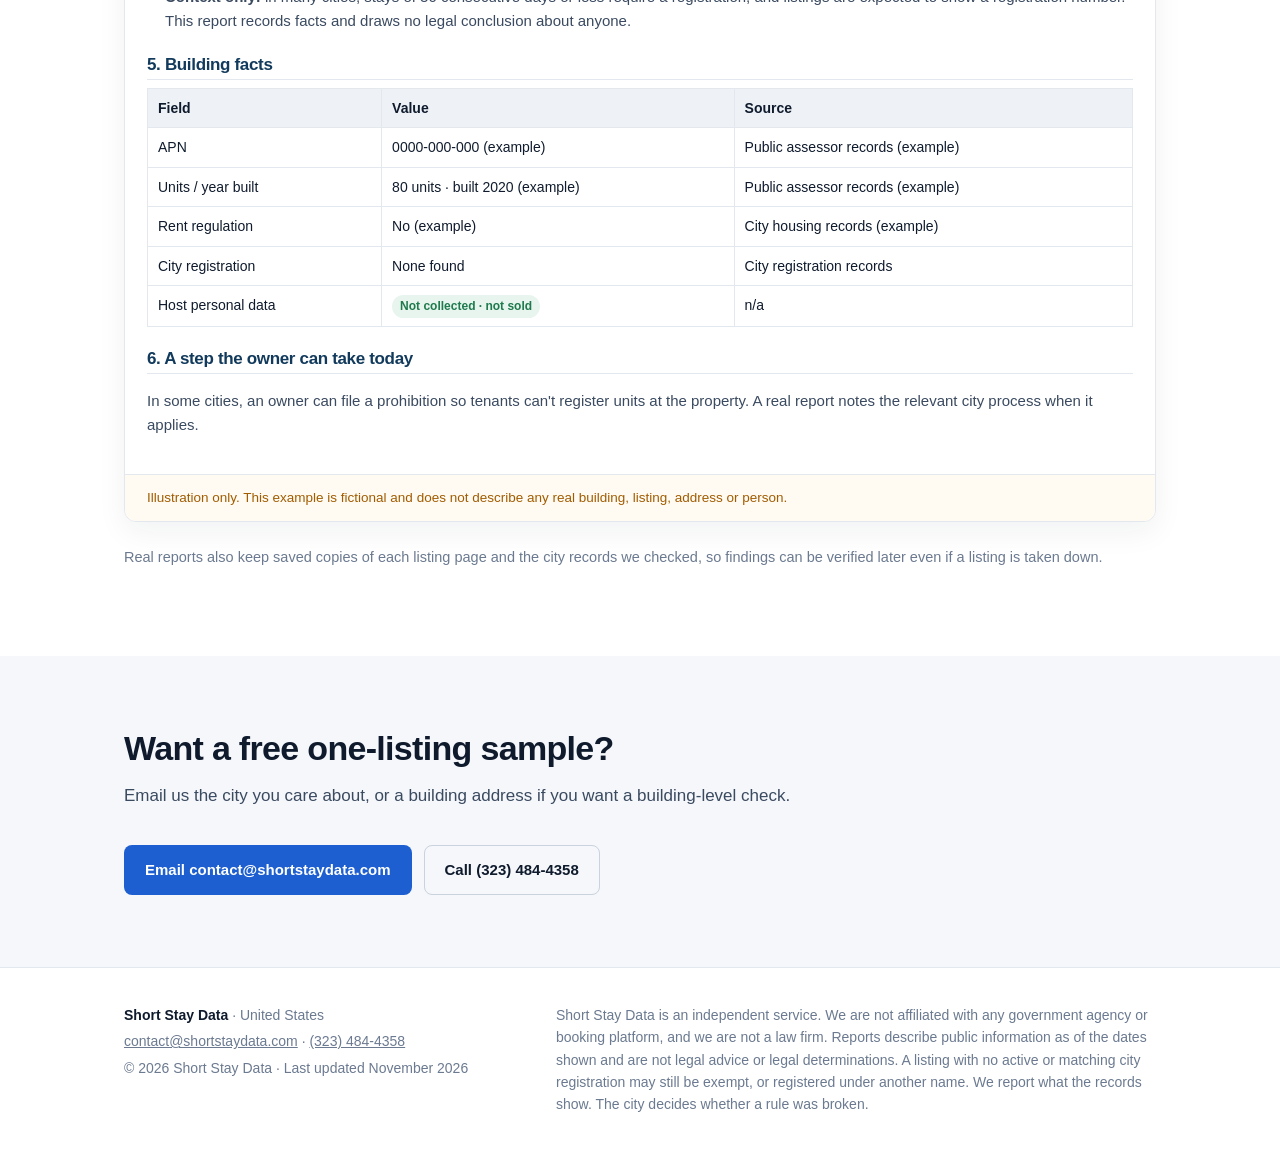
<file: sample-report.html>
<!DOCTYPE html>
<html lang="en">
<head>
<meta charset="utf-8">
<meta name="viewport" content="width=device-width, initial-scale=1">
<title>Example Short-Term Rental Registration Report | Short Stay Data</title>
<meta name="description" content="See a fictional example of a Short Stay Data report: a listing checked against public city registration records, with sources and dates.">
<meta name="theme-color" content="#0f1b2d">
<link rel="canonical" href="https://shortstaydata.com/sample-report.html">
<link rel="icon" href="favicon.ico" sizes="48x48">
<link rel="icon" type="image/svg+xml" href="favicon.svg">
<link rel="apple-touch-icon" href="apple-touch-icon.png">
<meta property="og:type" content="website">
<meta property="og:site_name" content="Short Stay Data">
<meta property="og:title" content="Example Short-Term Rental Registration Report | Short Stay Data">
<meta property="og:description" content="See a fictional example of a Short Stay Data report: a listing checked against public city registration records, with sources and dates.">
<meta property="og:url" content="https://shortstaydata.com/sample-report.html">
<meta property="og:image" content="https://shortstaydata.com/og.png">
<meta property="og:image:width" content="1200">
<meta property="og:image:height" content="630">
<meta property="og:image:alt" content="Short Stay Data: short-term rentals with no active or matching city registration. 1,070+ listings found.">
<meta name="twitter:card" content="summary_large_image">
<meta name="twitter:title" content="Example Short-Term Rental Registration Report | Short Stay Data">
<meta name="twitter:description" content="See a fictional example of a Short Stay Data report: a listing checked against public city registration records, with sources and dates.">
<meta name="twitter:image" content="https://shortstaydata.com/og.png">
<link rel="stylesheet" href="styles.css">
</head>
<body>
<header class="top">
  <div class="wrap nav">
    <a class="brand" href="/" aria-label="Short Stay Data home">
      <span class="mark" aria-hidden="true"><svg width="16" height="16" viewBox="0 0 16 16"><path d="M2 8.2 8 3l6 5.2V14H2z" fill="none" stroke="#fff" stroke-width="1.6" stroke-linejoin="round"/><path d="M5.6 10.4 7.3 12l3.2-3.4" fill="none" stroke="#8fb3ff" stroke-width="1.6" stroke-linecap="round" stroke-linejoin="round"/></svg></span>
      Short Stay Data
    </a>
    <nav aria-label="Primary"><ul><li><a href="/">Home</a></li><li><a href="how-it-works.html">How it works</a></li><li><a href="sample-report.html" aria-current="page">Example report</a></li><li><a href="contact.html">Contact</a></li></ul></nav>
  </div>
</header>
<main>

<section class="page-hero"><div class="wrap">
  <p class="eyebrow">Example report</p>
  <h1>What a report looks like</h1>
  <p class="lede">Below is one listing from an example building report. The building, listing, address and all other details are <strong>fictional</strong>. A real report uses this format. Citywide work uses the same registration check, with counts and neighborhood breakdowns. A free sample is one redacted listing.</p>
</div></section>

<section style="padding-top:16px"><div class="wrap">
  <div class="report" role="region" aria-label="Example report, fictional data">
    <div class="report-head"><span><strong>Short Stay Data · Building Listing Report</strong></span><span class="badge">EXAMPLE · FICTIONAL DATA</span></div>
    <div class="report-body">
      <p class="meta"><strong>Property:</strong> The Example Building, 1234 Example Ave, Example City, 00000 · <strong>APN</strong> 0000-000-000 (example)<br>
      <strong>Scope:</strong> Listing 1 of 1 shown, as an example · <strong>Prepared:</strong> January 15, 2026<br>
      <strong>Method:</strong> Public sources only. Nobody was contacted to produce this report.</p>

      <h3>1. Summary</h3>
      <ul>
        <li>An active listing for a <strong>whole 1-bedroom apartment</strong> describes itself as located at "The Example Building on Example Ave."</li>
        <li>The listing's map pin is about <strong>4 miles away, in a neighboring city</strong>. The listing text says the unit is in Example City.</li>
        <li><strong>Minimum stay: 1 night.</strong></li>
        <li><strong>Registration:</strong> no matching city registration found for this address or APN. The listing shows no registration number.</li>
      </ul>

      <h3>2. The listing</h3>
      <table><tbody>
        <tr><th scope="row">Listing</th><td>Example Platform · listing EX-000000 (example)</td></tr>
        <tr><th scope="row">Title (as listed)</th><td>"Sunny 1BD near Example Park | Rooftop + Gym" (example)</td></tr>
        <tr><th scope="row">Type</th><td>Entire rental unit · 1 bedroom · 1 bath · sleeps 3</td></tr>
        <tr><th scope="row">How it is labeled</th><td>"Rental unit in Example Heights" (a neighboring city)</td></tr>
        <tr><th scope="row">Map pin</th><td>About 4 miles from the building, in a neighboring city*</td></tr>
        <tr><th scope="row">Minimum stay</th><td>1 night</td></tr>
        <tr><th scope="row">Nightly rate</th><td>Varies by date (example)</td></tr>
        <tr><th scope="row">Public reviews</th><td>25 (example)</td></tr>
        <tr><th scope="row">Registration shown</th><td><span class="pill flag">None displayed</span></td></tr>
        <tr><th scope="row">Dates checked</th><td>January 12 and January 15, 2026 (example)</td></tr>
      </tbody></table>
      <p class="note" style="margin-top:8px">* Map pins are approximate locations chosen by the platform or host. They are shown only to document the mismatch with the location stated in the listing.</p>

      <h3>3. Why we matched it to the building</h3>
      <ul>
        <li><strong>The listing names the building</strong> in its own public text:</li>
      </ul>
      <blockquote>"We're located at The Example Building on Example Ave, not in Example Heights." (example text)</blockquote>
      <ul>
        <li><strong>Advertised amenities match the building:</strong> rooftop deck, gym and gated parking, as listed on the building's own website.</li>
        <li><strong>Public reviews describe the building</strong> (names omitted): "New building with a great rooftop." (example)</li>
        <li><strong>Precision:</strong> building level. The unit number is not public; the owner can match the unit from its own records.</li>
      </ul>

      <h3>4. Registration check</h3>
      <ul>
        <li><strong>Result:</strong> <span class="pill flag">No matching registration found</span> for this address or APN in the city's public registration records.</li>
        <li><strong>Source:</strong> The city's public registration records, searched by ZIP code, January 15, 2026 (example).</li>
        <li><strong>Context only:</strong> in many cities, stays of 30 consecutive days or less require a registration, and listings are expected to show a registration number. This report records facts and draws no legal conclusion about anyone.</li>
      </ul>

      <h3>5. Building facts</h3>
      <table>
        <thead><tr><th>Field</th><th>Value</th><th>Source</th></tr></thead>
        <tbody>
          <tr><td>APN</td><td>0000-000-000 (example)</td><td>Public assessor records (example)</td></tr>
          <tr><td>Units / year built</td><td>80 units · built 2020 (example)</td><td>Public assessor records (example)</td></tr>
          <tr><td>Rent regulation</td><td>No (example)</td><td>City housing records (example)</td></tr>
          <tr><td>City registration</td><td>None found</td><td>City registration records</td></tr>
          <tr><td>Host personal data</td><td><span class="pill ok">Not collected · not sold</span></td><td>n/a</td></tr>
        </tbody>
      </table>

      <h3>6. A step the owner can take today</h3>
      <p style="font-size:15px;color:var(--ink-2)">In some cities, an owner can file a prohibition so tenants can't register units at the property. A real report notes the relevant city process when it applies.</p>
    </div>
    <div class="report-foot">Illustration only. This example is fictional and does not describe any real building, listing, address or person.</div>
  </div>
  <p class="note">Real reports also keep saved copies of each listing page and the city records we checked, so findings can be verified later even if a listing is taken down.</p>
</div></section>
<section class="alt"><div class="wrap">
  <h2>Want a free one-listing sample?</h2>
  <p class="intro">Email us the city you care about, or a building address if you want a building-level check.</p>
  <div class="ctas"><a class="btn btn-primary" href="mailto:contact@shortstaydata.com?subject=Free%20one-listing%20sample">Email contact@shortstaydata.com</a><a class="btn btn-ghost" href="tel:+13234844358">Call (323) 484-4358</a></div>
</div></section>

</main>
<footer>
  <div class="wrap f">
    <div>
      <p><strong style="color:var(--ink)">Short Stay Data</strong> · United States</p>
      <p><a href="mailto:contact@shortstaydata.com">contact@shortstaydata.com</a> · <a href="tel:+13234844358">(323) 484-4358</a></p>
      <p>© 2026 Short Stay Data · Last updated November 2026</p>
    </div>
    <div class="disc">
      <p>Short Stay Data is an independent service. We are not affiliated with any government agency or booking platform, and we are not a law firm. Reports describe public information as of the dates shown and are not legal advice or legal determinations. A listing with no active or matching city registration may still be exempt, or registered under another name. We report what the records show. The city decides whether a rule was broken.</p>
    </div>
  </div>
</footer><!-- Cloudflare Web Analytics --><script type='module' src='https://static.cloudflareinsights.com/beacon.min.js' data-cf-beacon='{"token": "4996022a4fdb411897345fcda2850cfd"}'></script><!-- End Cloudflare Web Analytics -->
</body>
</html>
</file>
<file: styles.css>
:root{--ink:#0f1b2d;--ink-2:#3a4a60;--muted:#6b7a90;--line:#e3e8ef;--bg:#fff;--bg-2:#f5f7fa;--accent:#1d5fd1;--accent-2:#0f3f94;--ok:#1f7a4d;--warn:#a15c00;--flag:#b42318;--radius:12px;--max:1080px}
*{box-sizing:border-box}
body{margin:0;font-family:-apple-system,BlinkMacSystemFont,"Segoe UI",Roboto,"Helvetica Neue",Arial,sans-serif;color:var(--ink);background:var(--bg);line-height:1.6;font-size:17px;-webkit-font-smoothing:antialiased}
a{color:var(--accent)}
.wrap{max-width:var(--max);margin:0 auto;padding:0 24px}
header.top{position:sticky;top:0;z-index:10;background:rgba(255,255,255,.96);border-bottom:1px solid var(--line)}
.nav{display:flex;align-items:center;justify-content:space-between;gap:16px;min-height:64px;flex-wrap:wrap}
.brand{display:flex;align-items:center;gap:10px;font-weight:700;font-size:18px;color:var(--ink);text-decoration:none}
.mark{width:28px;height:28px;border-radius:7px;background:var(--ink);display:grid;place-items:center}
.nav ul{list-style:none;display:flex;gap:22px;margin:0;padding:0;flex-wrap:wrap}
.nav ul a{color:var(--ink-2);text-decoration:none;font-size:15px}
.nav ul a:hover,.nav ul a[aria-current]{color:var(--accent)}
.btn{display:inline-block;padding:12px 20px;border-radius:8px;font-weight:600;font-size:15px;text-decoration:none;border:1px solid transparent}
.btn-primary{background:var(--accent);color:#fff}.btn-primary:hover{background:var(--accent-2)}
.btn-ghost{color:var(--ink);border-color:#c9d2de}.btn-ghost:hover{border-color:var(--ink)}
section{padding:72px 0}
.eyebrow{text-transform:uppercase;letter-spacing:.12em;font-size:12.5px;font-weight:700;color:var(--accent);margin:0 0 12px}
h1,h2,h3{letter-spacing:-.02em;line-height:1.18;margin:0}
h1{font-size:clamp(32px,4.6vw,50px);font-weight:750;max-width:860px}
h2{font-size:clamp(26px,3.2vw,34px);font-weight:700;margin-bottom:14px}
h3{font-size:19px;font-weight:650;margin-bottom:8px}
.lede{font-size:clamp(18px,2vw,20px);color:var(--ink-2);max-width:740px;margin:20px 0 30px}
.intro{color:var(--ink-2);max-width:720px;margin:0 0 36px}
.hero{padding:88px 0 72px;background:radial-gradient(1100px 380px at 85% -10%,#e8f0ff 0%,rgba(232,240,255,0) 60%)}
.page-hero{padding:64px 0 24px}
.ctas{display:flex;gap:12px;flex-wrap:wrap}
.alt{background:var(--bg-2)}
.dark{background:var(--ink);color:#e7edf6}
.dark h2,.dark h3{color:#fff}.dark p{color:#b9c5d6}
.dark a{color:#8fb3ff}
.grid3{display:grid;grid-template-columns:repeat(3,1fr);gap:24px}
.grid2{display:grid;grid-template-columns:repeat(2,1fr);gap:24px}
.card{background:#fff;border:1px solid var(--line);border-radius:var(--radius);padding:26px}
.card p{color:var(--ink-2);margin:0 0 10px;font-size:15.5px}
.card p:last-child{margin-bottom:0}
.card ul{margin:8px 0 0;padding-left:18px;color:var(--ink-2);font-size:15px}
.steps{display:grid;grid-template-columns:repeat(4,1fr);gap:20px;counter-reset:s}
.step{border:1px solid var(--line);border-radius:var(--radius);padding:24px;background:#fff}
.step::before{counter-increment:s;content:counter(s);display:grid;place-items:center;width:34px;height:34px;border-radius:50%;background:#e8f0ff;color:var(--accent);font-weight:700;margin-bottom:14px}
.step p{color:var(--ink-2);margin:0;font-size:15px}
.stat{font-size:30px;font-weight:750;color:#fff;letter-spacing:-.02em}
.note{color:var(--muted);font-size:14.5px;margin-top:24px}
.callout{border:1px solid #cfe0fb;background:#f3f8ff;border-radius:var(--radius);padding:22px 26px;margin-top:28px}
.callout p{margin:0;color:var(--ink-2)}
.card .price,.price{color:var(--ink);font-size:34px;font-weight:750;letter-spacing:-.02em;margin:6px 0 2px}
.card .price small,.price small{font-size:16px;font-weight:600;color:var(--muted)}
.tag{display:inline-block;font-size:12px;font-weight:700;letter-spacing:.06em;text-transform:uppercase;color:var(--accent);background:#e8f0ff;padding:4px 10px;border-radius:999px;margin-bottom:12px}
table.t{width:100%;border-collapse:collapse;font-size:15px;background:#fff;border:1px solid var(--line);border-radius:var(--radius);overflow:hidden}
table.t th,table.t td{text-align:left;padding:12px 16px;border-bottom:1px solid var(--line);vertical-align:top}
table.t th{background:var(--bg-2);font-weight:650}
.checklist{list-style:none;padding:0;margin:16px 0 0}
.checklist li{padding:9px 0 9px 30px;position:relative;border-bottom:1px solid var(--line);color:var(--ink-2);font-size:15.5px}
.checklist li::before{content:"";position:absolute;left:0;top:13px;width:18px;height:18px;border-radius:50%;background:#e7f5ee url("data:image/svg+xml,%3Csvg xmlns='http://www.w3.org/2000/svg' viewBox='0 0 16 16'%3E%3Cpath d='M4 8.5l2.5 2.5L12 5.5' fill='none' stroke='%231f7a4d' stroke-width='2' stroke-linecap='round' stroke-linejoin='round'/%3E%3C/svg%3E") center/12px no-repeat}
.checklist strong{color:var(--ink)}
/* Example report */
.report{border:1px solid var(--line);border-radius:var(--radius);background:#fff;box-shadow:0 10px 30px rgba(15,27,45,.06);overflow:hidden}
.report-head{display:flex;justify-content:space-between;align-items:center;gap:12px;flex-wrap:wrap;padding:14px 22px;background:var(--bg-2);border-bottom:1px solid var(--line);font-size:14px}
.badge{background:#fff4e5;color:var(--warn);border:1px dashed var(--warn);font-weight:800;letter-spacing:.12em;font-size:12px;padding:4px 10px;border-radius:6px}
.report-body{padding:8px 22px 22px}
.report h3{font-size:17px;margin:22px 0 8px;padding-bottom:4px;border-bottom:1px solid var(--line);color:#123a5c}
.report table{width:100%;border-collapse:collapse;font-size:14px}
.report th,.report td{text-align:left;padding:8px 10px;border:1px solid var(--line);vertical-align:top}
.report th{background:#fafbfc;width:30%;font-weight:650}
.report thead th{background:#eef2f6;width:auto}
.report blockquote{margin:8px 0;padding:6px 12px;border-left:3px solid #123a5c;background:var(--bg-2);font-style:italic;font-size:14.5px}
.report ul{padding-left:18px;font-size:15px;color:var(--ink-2)}
.report .meta{font-size:14px;color:var(--ink-2);margin:14px 0 0}
.report-foot{padding:12px 22px;background:#fffaf2;border-top:1px solid var(--line);font-size:13.5px;color:var(--warn)}
.pill{display:inline-block;font-size:12px;font-weight:700;padding:2px 8px;border-radius:999px}
.pill.flag{background:#fdecea;color:var(--flag)}.pill.ok{background:#e7f5ee;color:var(--ok)}
.contact-big{font-size:22px;font-weight:650;text-decoration:none;border-bottom:2px solid #c9d8f5;word-break:break-word}
footer{border-top:1px solid var(--line);padding:32px 0;color:var(--muted);font-size:14px}
footer .f{display:flex;justify-content:space-between;gap:24px;flex-wrap:wrap}
footer p{margin:4px 0}footer .disc{max-width:600px}
footer a{color:var(--muted)}
@media (max-width:900px){.grid3,.grid2{grid-template-columns:1fr}.steps{grid-template-columns:1fr 1fr}section{padding:56px 0}}
@media (max-width:600px){.steps{grid-template-columns:1fr}.nav{padding-top:10px;padding-bottom:10px}.nav ul{gap:4px 14px}header.top{position:static}.nav ul a{font-size:14px}.report-body{padding:4px 14px 16px}.report th{width:38%}table.t th,table.t td{padding:10px 10px}}
</file>
